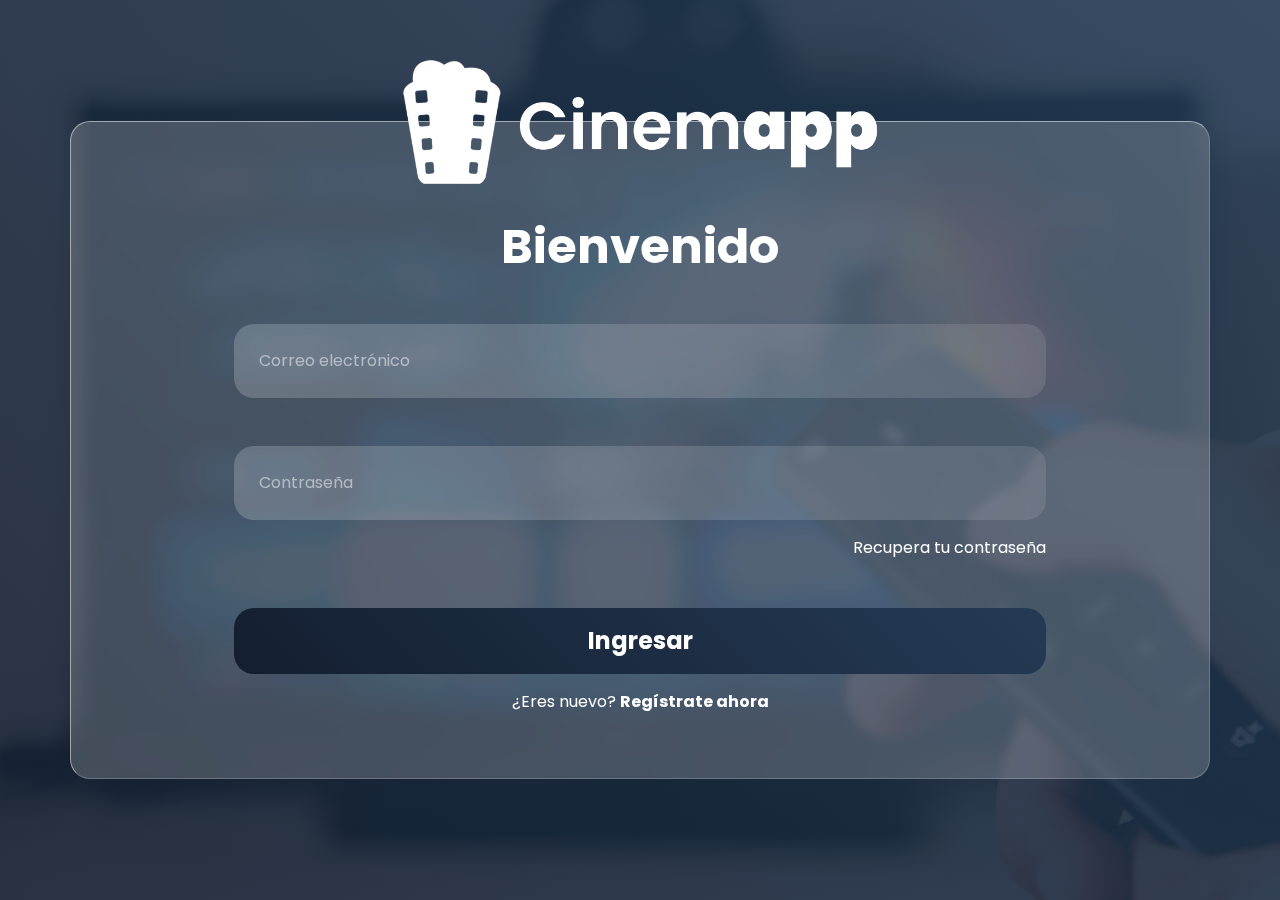
<file: index.html>
<!DOCTYPE html>
<html lang="en">

<head>
    <meta charset="UTF-8">
    <meta http-equiv="X-UA-Compatible" content="IE=edge">
    <meta name="viewport" content="width=device-width, initial-scale=1.0">

    <!-- Icono en pestaña de navegador -->
    <link rel="icon" type="image/png" sizes="32x32" href="./images/Cinemapp icon.png">

    <!-- Conexión a librería de iconos -->
    <link rel="stylesheet" href="https://cdn.jsdelivr.net/npm/bootstrap-icons@1.9.1/font/bootstrap-icons.css">

    <!-- Conexiones a hojas de estilos -->
    <link rel="stylesheet" href="./css/assets/bootstrap.css">
    <link rel="stylesheet" href="./css/styles.css">

    <title>Cinemapp</title>
</head>

<body class="auth-background vh-100 d-flex align-items-center justify-content-center p-4">

    <section class="container form-container d-flex flex-column align-items-center justify-content-center position-relative">

        <div class="auth-logo-box position-absolute">
            <img src="./images/Cinemapp logo.png" alt="Logo Cinemapp" class="auth-logo position-absolute">
        </div>

        <div class="box text-center py-5 px-4 w-75">
            <h1 class="mb-5 my-lg-5">Bienvenido</h1>
            <form action="home.html" id="login-form" autocomplete="off">
                <div class="row inputs mb-5">
                    <input type="email" placeholder="Correo electrónico" required class="mb-5">
                    <input type="password" placeholder="Contraseña" required class="mb-3" minlength="8">
                    <a href="password1.html" class="p-0 text-end text-decoration-none text-white">Recupera tu contraseña</a>
                </div>

                <div class="row submit d-flex flex-column align-items-center justify-content-center">
                    <input type="submit" value="Ingresar" class="mb-3 w-lg-50">
                    <p class="p-0">¿Eres nuevo? <a href="register.html" class="text-decoration-none fw-bold text-white">Regístrate ahora</a></p>
                </div>

            </form>
        </div>
    </section>

    <!-- Conexión a JQuery -->
    <script src="https://cdnjs.cloudflare.com/ajax/libs/jquery/3.6.1/jquery.min.js"
        integrity="sha512-aVKKRRi/Q/YV+4mjoKBsE4x3H+BkegoM/em46NNlCqNTmUYADjBbeNefNxYV7giUp0VxICtqdrbqU7iVaeZNXA=="
        crossorigin="anonymous" referrerpolicy="no-referrer"></script>

</body>

</html>
</file>
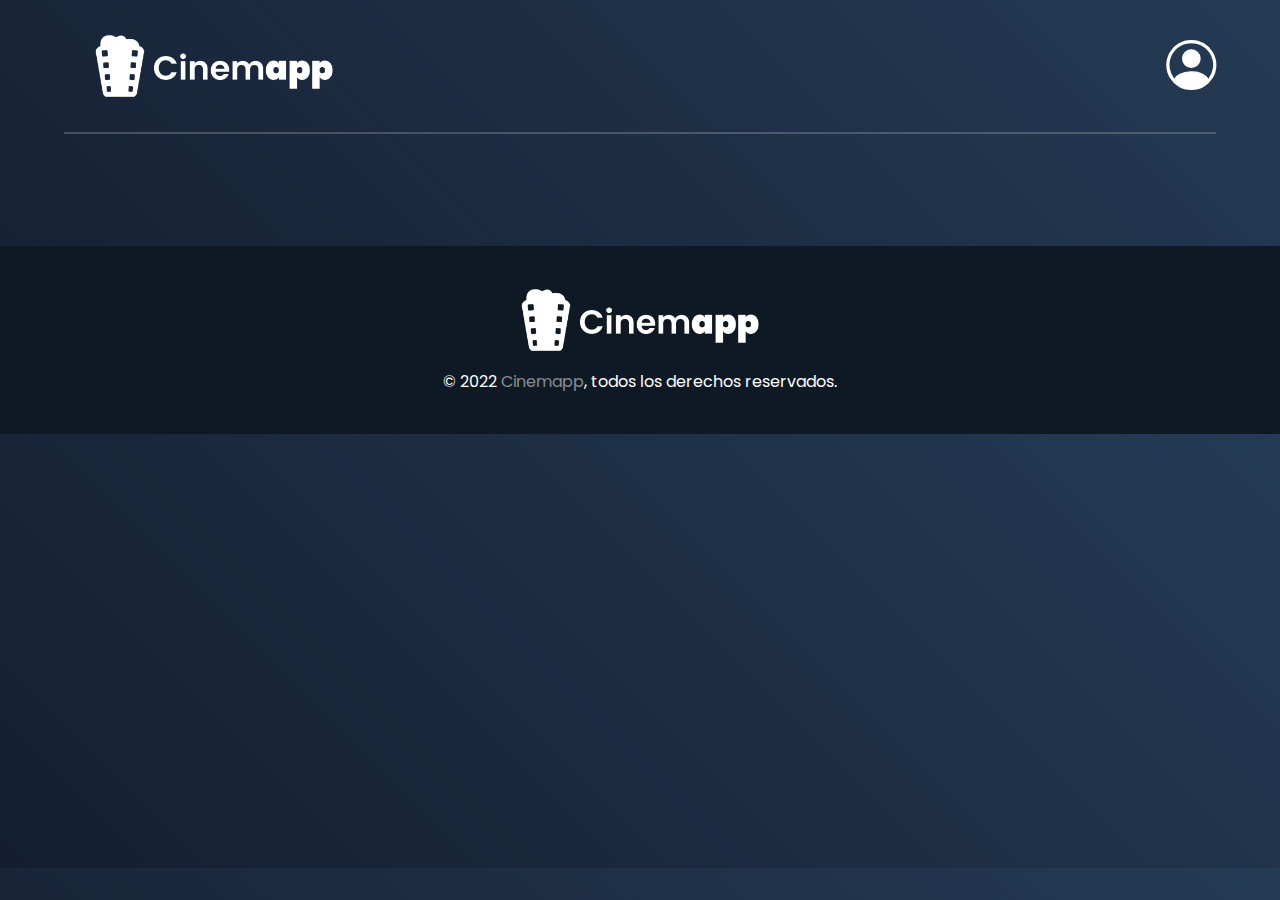
<file: details.html>
<!DOCTYPE html>
<html lang="en">

<head>
    <meta charset="UTF-8">
    <meta http-equiv="X-UA-Compatible" content="IE=edge">
    <meta name="viewport" content="width=device-width, initial-scale=1.0">

    <!-- Icono en pestaña de navegador -->
    <link rel="icon" type="image/png" sizes="32x32" href="./images/Cinemapp icon.png">

    <!-- Conexión a librería de iconos -->
    <link rel="stylesheet" href="https://cdn.jsdelivr.net/npm/bootstrap-icons@1.9.1/font/bootstrap-icons.css">

    <!-- Conexiones necesarias para carousel -->
    <link rel="stylesheet" href="https://cdnjs.cloudflare.com/ajax/libs/OwlCarousel2/2.3.4/assets/owl.carousel.min.css"
        integrity="sha512-tS3S5qG0BlhnQROyJXvNjeEM4UpMXHrQfTGmbQ1gKmelCxlSEBUaxhRBj/EFTzpbP4RVSrpEikbmdJobCvhE3g=="
        crossorigin="anonymous" referrerpolicy="no-referrer" />
    <link rel="stylesheet"
        href="https://cdnjs.cloudflare.com/ajax/libs/OwlCarousel2/2.3.4/assets/owl.theme.default.min.css"
        integrity="sha512-sMXtMNL1zRzolHYKEujM2AqCLUR9F2C4/05cdbxjjLSRvMQIciEPCQZo++nk7go3BtSuK9kfa/s+a4f4i5pLkw=="
        crossorigin="anonymous" referrerpolicy="no-referrer" />

    <!-- Conexiones a hojas de estilos -->
    <link rel="stylesheet" href="./css/assets/bootstrap.css">
    <link rel="stylesheet" href="./css/styles.css">

    <title>Cinemapp</title>
</head>

<body>

    <header>
        <nav class="navbar navbar-expand-lg">
            <div class="container-fluid p-0">
                <a href="home.html"><img src="./images/Cinemapp logo.png" alt="Logo Cinemapp" class="logo"></a>
                <a href="profile.html"><i class="bi bi-person-circle"></i></a>
            </div>
        </nav> <!-- FINALIZA NAVBAR -->
    </header> <!-- FINALIZA HEADER -->

    <main class="my-main">
        <div class="row movie-details gx-5 gy-5" id="movie-details">

        </div>
        <!--<div class="row movie-cast mt-5">
            <div class="col">
                <h1>Reparto</h1>
                <div class="owl-carousel owl-theme mt-3" id="cast-container">

                </div>
            </div>
        </div>-->
        <!--FINALIZA REPARTO -->
    </main> <!-- FINALIZA MAIN -->

    <footer>
        <div class="footer-container d-flex flex-column align-items-center p-4 text-center">
            <a href="home.html"><img src="./images/Cinemapp logo.png" alt="Logo Cinemapp" class="logo"></a>
            <p>© 2022 <a href="https://github.com/oscarale28/cinemapp"
                    class="text-decoration-none text-white-50 link-github">Cinemapp</a>, todos los derechos reservados.
            </p>
        </div>
    </footer> <!-- FINALIZA FOOTER -->


    <!-- Conexión a JQuery -->
    <script src="https://cdnjs.cloudflare.com/ajax/libs/jquery/3.6.1/jquery.min.js"
        integrity="sha512-aVKKRRi/Q/YV+4mjoKBsE4x3H+BkegoM/em46NNlCqNTmUYADjBbeNefNxYV7giUp0VxICtqdrbqU7iVaeZNXA=="
        crossorigin="anonymous" referrerpolicy="no-referrer"></script>

    <!-- Conexión a librería de carousel -->
    <script src="https://cdnjs.cloudflare.com/ajax/libs/OwlCarousel2/2.3.4/owl.carousel.min.js"
        integrity="sha512-bPs7Ae6pVvhOSiIcyUClR7/q2OAsRiovw4vAkX+zJbw3ShAeeqezq50RIIcIURq7Oa20rW2n2q+fyXBNcU9lrw=="
        crossorigin="anonymous" referrerpolicy="no-referrer"></script>
        
    <!-- Script principal -->
    <script src="./js/details.js"></script>

</body>

</html>
</file>
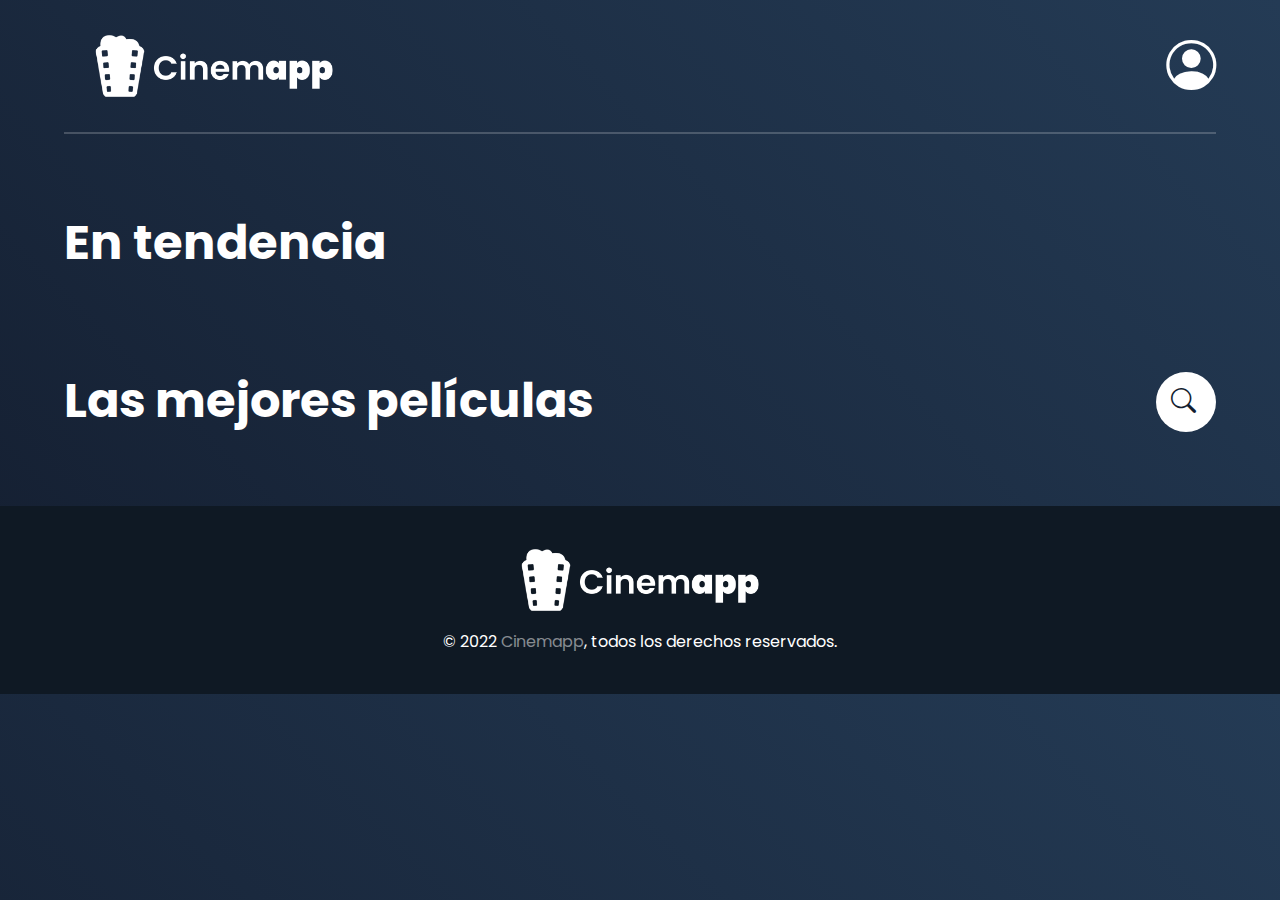
<file: home.html>
<!DOCTYPE html>
<html lang="en">

<head>
    <meta charset="UTF-8">
    <meta http-equiv="X-UA-Compatible" content="IE=edge">
    <meta name="viewport" content="width=device-width, initial-scale=1.0">

    <!-- Icono en pestaña de navegador -->
    <link rel="icon" type="image/png" sizes="32x32" href="./images/Cinemapp icon.png">

    <!-- Conexión a librería de iconos -->
    <link rel="stylesheet" href="https://cdn.jsdelivr.net/npm/bootstrap-icons@1.9.1/font/bootstrap-icons.css">

    <!-- Conexiones necesarias para carousel -->
    <link rel="stylesheet" href="https://cdnjs.cloudflare.com/ajax/libs/OwlCarousel2/2.3.4/assets/owl.carousel.min.css"
        integrity="sha512-tS3S5qG0BlhnQROyJXvNjeEM4UpMXHrQfTGmbQ1gKmelCxlSEBUaxhRBj/EFTzpbP4RVSrpEikbmdJobCvhE3g=="
        crossorigin="anonymous" referrerpolicy="no-referrer" />
    <link rel="stylesheet"
        href="https://cdnjs.cloudflare.com/ajax/libs/OwlCarousel2/2.3.4/assets/owl.theme.default.min.css"
        integrity="sha512-sMXtMNL1zRzolHYKEujM2AqCLUR9F2C4/05cdbxjjLSRvMQIciEPCQZo++nk7go3BtSuK9kfa/s+a4f4i5pLkw=="
        crossorigin="anonymous" referrerpolicy="no-referrer" />

    <!-- Conexiones a hojas de estilos -->
    <link rel="stylesheet" href="./css/assets/bootstrap.css">
    <link rel="stylesheet" href="./css/styles.css">

    <title>Cinemapp</title>
</head>

<body>

    <header>
        <nav class="navbar navbar-expand-lg">
            <div class="container-fluid p-0">
                <a href="home.html"><img src="./images/Cinemapp logo.png" alt="Logo Cinemapp" class="logo"></a>
                <a href="profile.html"><i class="bi bi-person-circle"></i></a>
            </div>
        </nav> <!-- FINALIZA NAVBAR -->
    </header> <!-- FINALIZA HEADER -->

    <main class="my-main">
        <section class="trending">
            <h1>En tendencia</h1>
            <div class="trending-panels-container" id="trending-container">
            </div>
        </section> <!-- FINALIZA SECTION TENDENCIAS -->

        <section class="movies mt-6">

            <div class="grid-header">
                <h1>Las mejores películas</h1>
                <div class="search d-flex align-items-center">
                    <i class="bi bi-search"></i>
                    <form action="" id="search-form" class="mx-3">
                        <input type="text" placeholder="Buscar..." id="search-input" autocomplete="off">
                    </form>
                    <!--Al presionar la X se limpia el input y a la vez se resetea el grid -->
                    <i class="bi bi-x"
                        onclick="document.getElementById('search-input').value=''; printTopMovies();"></i>
                </div>
            </div> <!-- FINALIZA HEADER DE SERIES Y PELÍCULAS -->

            <div class="movies-grid">
                <div class="row gx-5 gy-5" id="top-movies-row">
                </div>
            </div> <!-- FINALIZA GRID DE SERIES Y PELÍCULAS -->

        </section> <!-- FINALIZA SECCIÓN DE SERIES Y PELÍCULAS -->

    </main> <!-- FINALIZA MAIN -->

    <footer>
        <div class="footer-container d-flex flex-column align-items-center p-4 text-center">
            <a href="home.html"><img src="./images/Cinemapp logo.png" alt="Logo Cinemapp" class="logo"></a>
            <p>© 2022 <a href="https://github.com/oscarale28/cinemapp"
                    class="text-decoration-none text-white-50 link-github">Cinemapp</a>, todos los derechos reservados.
            </p>
        </div>
    </footer> <!-- FINALIZA FOOTER -->


    <!-- Conexión a JQuery -->
    <script src="https://cdnjs.cloudflare.com/ajax/libs/jquery/3.6.1/jquery.min.js"
        integrity="sha512-aVKKRRi/Q/YV+4mjoKBsE4x3H+BkegoM/em46NNlCqNTmUYADjBbeNefNxYV7giUp0VxICtqdrbqU7iVaeZNXA=="
        crossorigin="anonymous" referrerpolicy="no-referrer"></script>

    <!-- Conexión a librería de carousel -->
    <script src="https://cdnjs.cloudflare.com/ajax/libs/OwlCarousel2/2.3.4/owl.carousel.min.js"
        integrity="sha512-bPs7Ae6pVvhOSiIcyUClR7/q2OAsRiovw4vAkX+zJbw3ShAeeqezq50RIIcIURq7Oa20rW2n2q+fyXBNcU9lrw=="
        crossorigin="anonymous" referrerpolicy="no-referrer"></script>

    <!-- Script principal -->
    <script src="./js/home.js"></script>

</body>

</html>
</file>
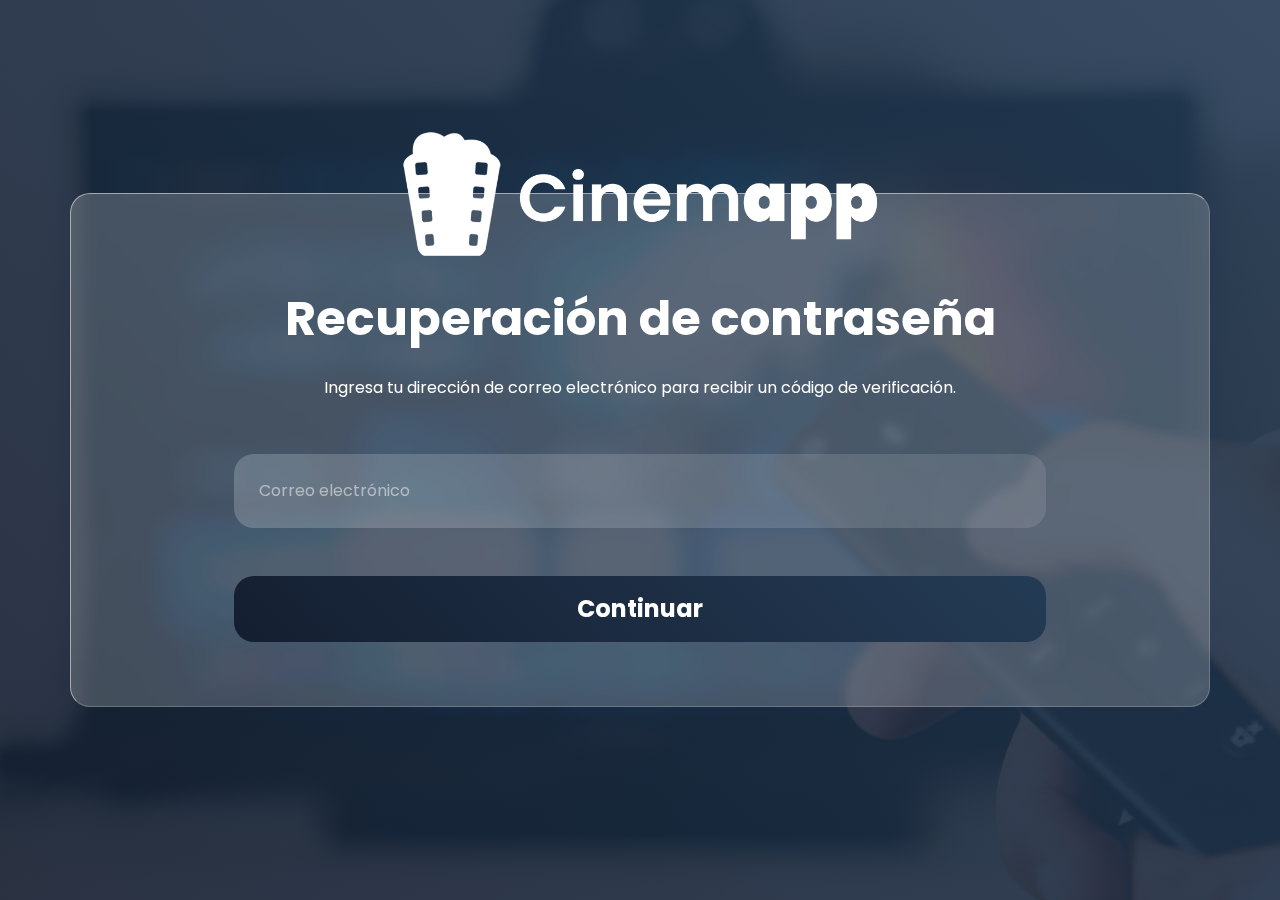
<file: password1.html>
<!DOCTYPE html>
<html lang="en">

<head>
    <meta charset="UTF-8">
    <meta http-equiv="X-UA-Compatible" content="IE=edge">
    <meta name="viewport" content="width=device-width, initial-scale=1.0">

    <!-- Icono en pestaña de navegador -->
    <link rel="icon" type="image/png" sizes="32x32" href="./images/Cinemapp icon.png">

    <!-- Conexión a librería de iconos -->
    <link rel="stylesheet" href="https://cdn.jsdelivr.net/npm/bootstrap-icons@1.9.1/font/bootstrap-icons.css">

    <!-- Conexiones a hojas de estilos -->
    <link rel="stylesheet" href="./css/assets/bootstrap.css">
    <link rel="stylesheet" href="./css/styles.css">

    <title>Cinemapp</title>
</head>

<body class="auth-background vh-100 d-flex align-items-center justify-content-center p-4">

    <section class="container form-container d-flex flex-column align-items-center justify-content-center position-relative">

        <div class="auth-logo-box position-absolute">
            <img src="./images/Cinemapp logo.png" alt="Logo Cinemapp" class="auth-logo position-absolute">
        </div>

        <div class="box text-center py-5 px-4 w-75">
            <h1 class="mb-0 mt-lg-5 box-title">Recuperación de contraseña <br> <span class="fs-6 fw-normal">Ingresa tu dirección de correo electrónico para recibir un código de verificación.</span></h1>
            <form action="password2.html" id="password-form" autocomplete="off">
                <div class="row inputs">
                    <input type="email" placeholder="Correo electrónico" required class="my-5">
                </div>

                <div class="row submit d-flex flex-column align-items-center justify-content-center">
                    <input type="submit" value="Continuar" class="mb-3 w-lg-50">
                </div>

            </form>
        </div>
    </section>

    <!-- Conexión a JQuery -->
    <script src="https://cdnjs.cloudflare.com/ajax/libs/jquery/3.6.1/jquery.min.js"
        integrity="sha512-aVKKRRi/Q/YV+4mjoKBsE4x3H+BkegoM/em46NNlCqNTmUYADjBbeNefNxYV7giUp0VxICtqdrbqU7iVaeZNXA=="
        crossorigin="anonymous" referrerpolicy="no-referrer"></script>

</body>

</html>
</file>
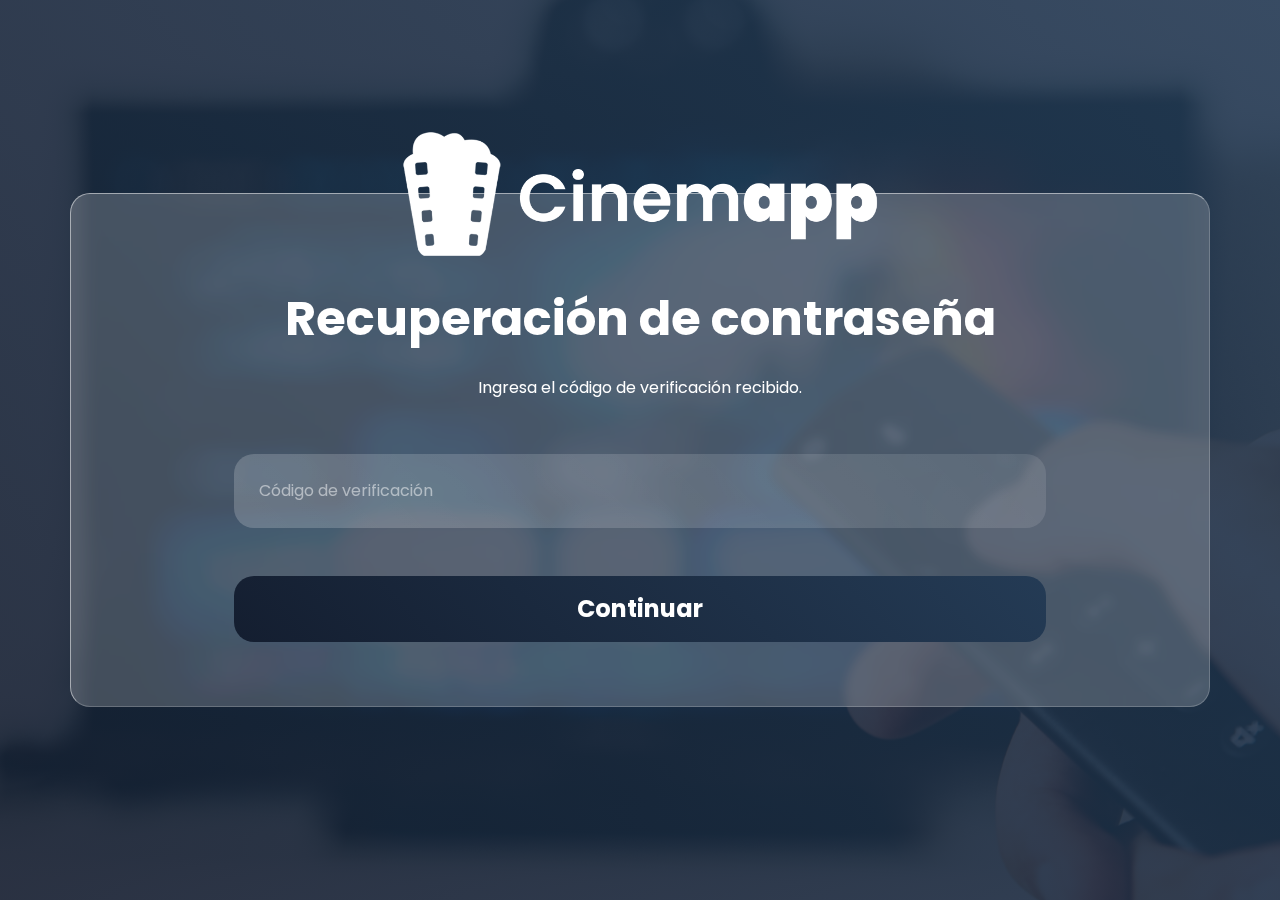
<file: password2.html>
<!DOCTYPE html>
<html lang="en">

<head>
    <meta charset="UTF-8">
    <meta http-equiv="X-UA-Compatible" content="IE=edge">
    <meta name="viewport" content="width=device-width, initial-scale=1.0">

    <!-- Icono en pestaña de navegador -->
    <link rel="icon" type="image/png" sizes="32x32" href="./images/Cinemapp icon.png">

    <!-- Conexión a librería de iconos -->
    <link rel="stylesheet" href="https://cdn.jsdelivr.net/npm/bootstrap-icons@1.9.1/font/bootstrap-icons.css">

    <!-- Conexiones a hojas de estilos -->
    <link rel="stylesheet" href="./css/assets/bootstrap.css">
    <link rel="stylesheet" href="./css/styles.css">

    <title>Cinemapp</title>
</head>

<body class="auth-background vh-100 d-flex align-items-center justify-content-center p-4">

    <section class="container form-container d-flex flex-column align-items-center justify-content-center position-relative">

        <div class="auth-logo-box position-absolute">
            <img src="./images/Cinemapp logo.png" alt="Logo Cinemapp" class="auth-logo position-absolute">
        </div>

        <div class="box text-center py-5 px-4 w-75">
            <h1 class="mb-0 mt-lg-5 box-title">Recuperación de contraseña <br> <span class="fs-6 fw-normal">Ingresa el código de verificación recibido.</span></h1>
            <form action="password3.html" id="password-form" autocomplete="off">
                <div class="row inputs">
                    <input type="number" placeholder="Código de verificación" required class="my-5">
                </div>

                <div class="row submit d-flex flex-column align-items-center justify-content-center">
                    <input type="submit" value="Continuar" class="mb-3 w-lg-50">
                </div>

            </form>
        </div>
    </section>

    <!-- Conexión a JQuery -->
    <script src="https://cdnjs.cloudflare.com/ajax/libs/jquery/3.6.1/jquery.min.js"
        integrity="sha512-aVKKRRi/Q/YV+4mjoKBsE4x3H+BkegoM/em46NNlCqNTmUYADjBbeNefNxYV7giUp0VxICtqdrbqU7iVaeZNXA=="
        crossorigin="anonymous" referrerpolicy="no-referrer"></script>

</body>

</html>
</file>
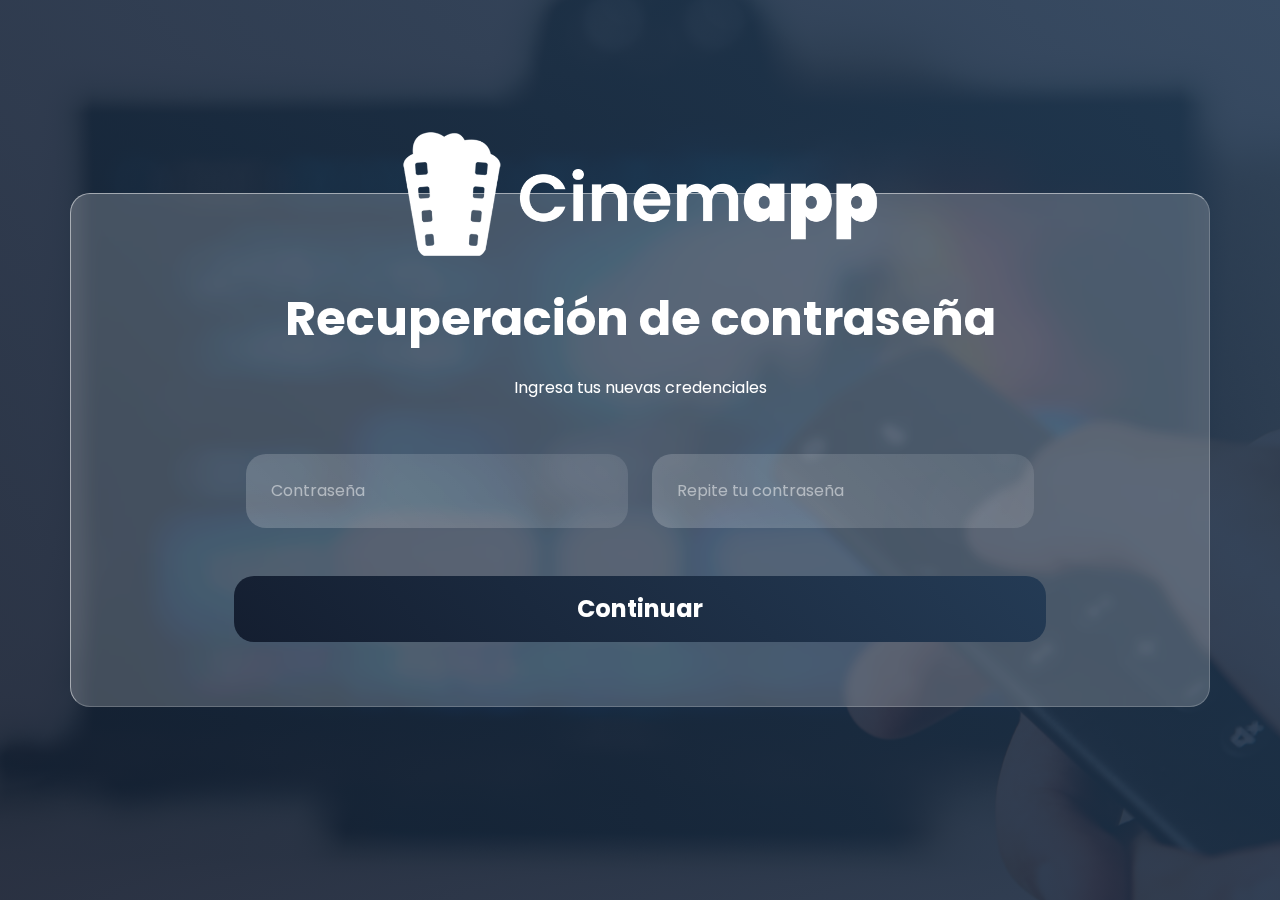
<file: password3.html>
<!DOCTYPE html>
<html lang="en">

<head>
    <meta charset="UTF-8">
    <meta http-equiv="X-UA-Compatible" content="IE=edge">
    <meta name="viewport" content="width=device-width, initial-scale=1.0">

    <!-- Icono en pestaña de navegador -->
    <link rel="icon" type="image/png" sizes="32x32" href="./images/Cinemapp icon.png">

    <!-- Conexión a librería de iconos -->
    <link rel="stylesheet" href="https://cdn.jsdelivr.net/npm/bootstrap-icons@1.9.1/font/bootstrap-icons.css">

    <!-- Conexiones a hojas de estilos -->
    <link rel="stylesheet" href="./css/assets/bootstrap.css">
    <link rel="stylesheet" href="./css/styles.css">

    <title>Cinemapp</title>
</head>

<body class="auth-background vh-100 d-flex align-items-center justify-content-center p-4">

    <section
        class="container form-container d-flex flex-column align-items-center justify-content-center position-relative">

        <div class="auth-logo-box position-absolute">
            <img src="./images/Cinemapp logo.png" alt="Logo Cinemapp" class="auth-logo position-absolute">
        </div>

        <div class="box text-center py-5 px-4 w-75">

            <h1 class="my-lg-5 box-title">Recuperación de contraseña <br> <span class="fs-6 fw-normal">Ingresa tus
                    nuevas credenciales</span></h1>

            <form action="index.html" id="password-form" autocomplete="off">

                <div class="row inputs">
                    <div class="col-lg-6">
                        <input type="password" placeholder="Contraseña" required class="w-100 mb-5" minlength="8" id="password1">
                    </div>
                    <div class="col-lg-6">
                        <input type="password" placeholder="Repite tu contraseña" required class="w-100 mb-5"
                            minlength="8" oninput="check(this)">
                    </div>
                </div>

                <div class="row submit d-flex flex-column align-items-center justify-content-center">
                    <input type="submit" value="Continuar" class="mb-3 w-lg-50">
                </div>
            </form>
        </div>
    </section>

    <!-- Conexión a JQuery -->
    <script src="https://cdnjs.cloudflare.com/ajax/libs/jquery/3.6.1/jquery.min.js"
        integrity="sha512-aVKKRRi/Q/YV+4mjoKBsE4x3H+BkegoM/em46NNlCqNTmUYADjBbeNefNxYV7giUp0VxICtqdrbqU7iVaeZNXA=="
        crossorigin="anonymous" referrerpolicy="no-referrer"></script>

    <script language='javascript' type='text/javascript'>
        function check(input) {
            if (input.value != document.getElementById('password1').value) {
                input.setCustomValidity('Las contraseñas no coinciden.');
            } else {
                // input is valid -- reset the error message
                input.setCustomValidity('');
            }
        }
    </script>

</body>

</html>
</file>
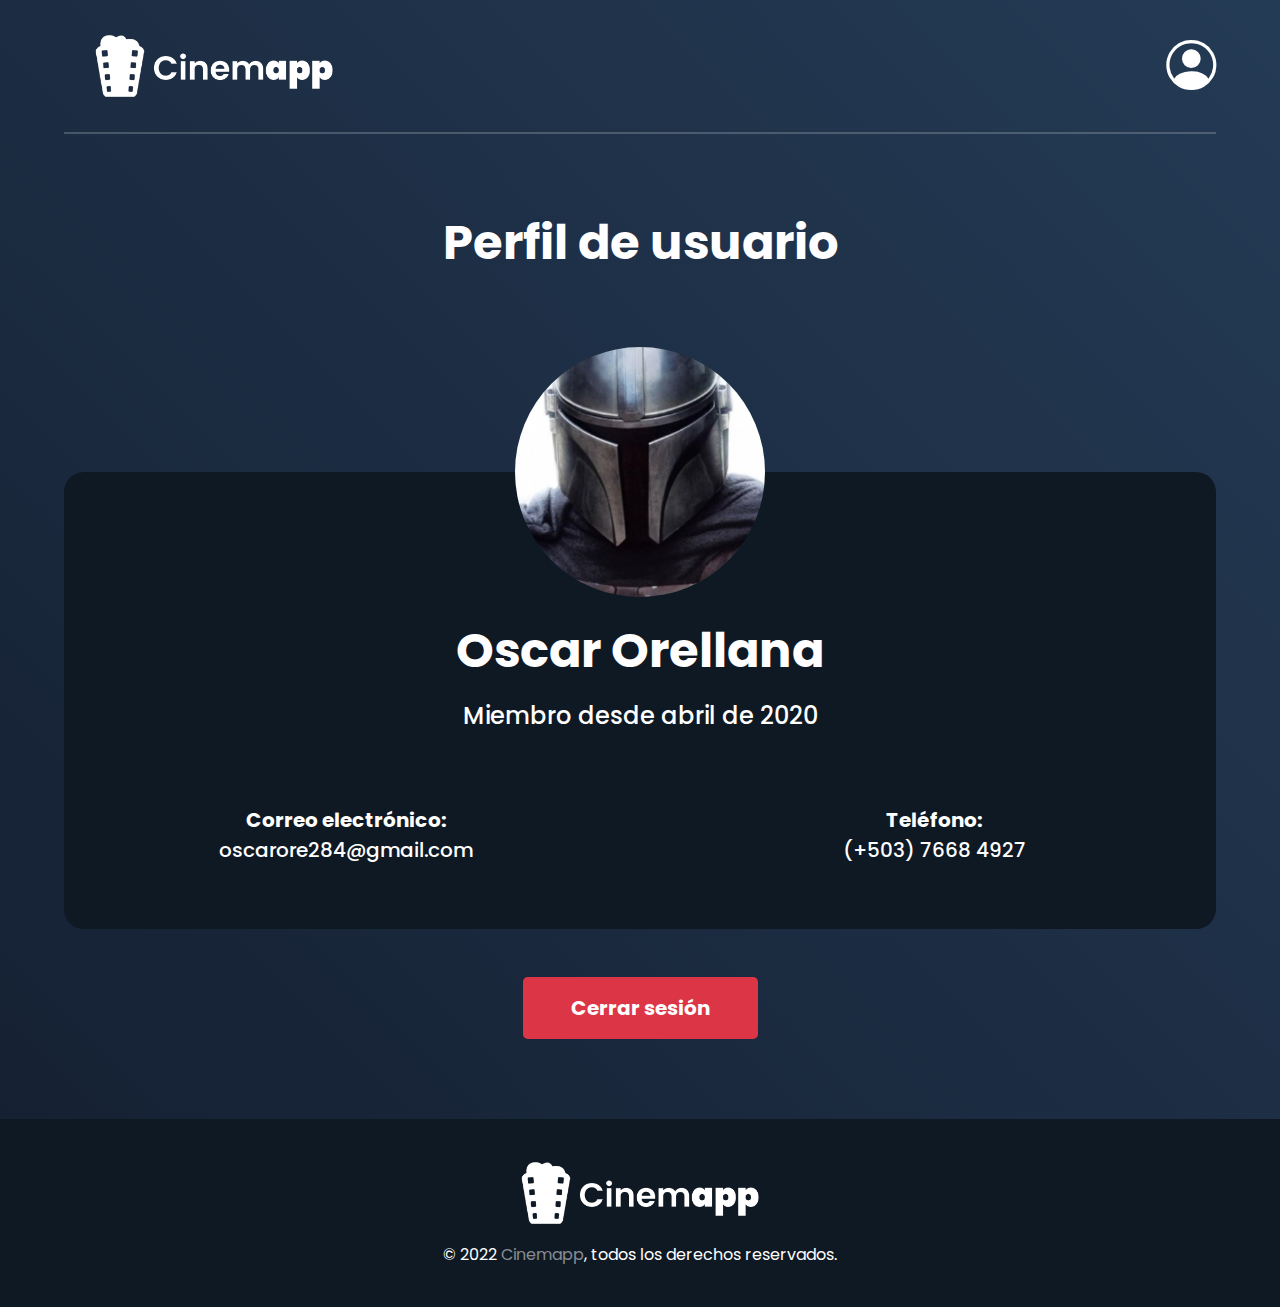
<file: profile.html>
<!DOCTYPE html>
<html lang="en">

<head>
    <meta charset="UTF-8">
    <meta http-equiv="X-UA-Compatible" content="IE=edge">
    <meta name="viewport" content="width=device-width, initial-scale=1.0">

    <!-- Icono en pestaña de navegador -->
    <link rel="icon" type="image/png" sizes="32x32" href="./images/Cinemapp icon.png">

    <!-- Conexión a librería de iconos -->
    <link rel="stylesheet" href="https://cdn.jsdelivr.net/npm/bootstrap-icons@1.9.1/font/bootstrap-icons.css">

    <!-- Conexiones a hojas de estilos -->
    <link rel="stylesheet" href="./css/assets/bootstrap.css">
    <link rel="stylesheet" href="./css/styles.css">

    <title>Cinemapp</title>
</head>

<body>

    <header>
        <nav class="navbar navbar-expand-lg">
            <div class="container-fluid p-0">
                <a href="home.html"><img src="./images/Cinemapp logo.png" alt="Logo Cinemapp" class="logo"></a>
                <a href="profile.html"><i class="bi bi-person-circle"></i></a>
            </div>
        </nav> <!-- FINALIZA NAVBAR -->
    </header> <!-- FINALIZA HEADER -->

    <main class="my-main">
        <h1 class="text-center">Perfil de usuario</h1>

        <section class="user-info pb-5 text-center position-relative">

            <div class="user-pic-box position-absolute start-50 top-0 translate-middle">
                <img src="./images/mando.jpg" alt="foto-usuario" class="user-pic position-absolute top-0 start-0 rounded-circle">
            </div>

            <div class="user-details d-flex flex-column justify-content-center pt-lg-6 ">

                <h1>Oscar Orellana <br> <span class="member">Miembro desde abril de 2020</span></h2>
                <div class="row mt-5">
                    <div class="col-lg-6">
                        <p class="mail fs-5">Correo electrónico: <br> <span>oscarore284@gmail.com</span></p>
                    </div>
                    <div class="col-lg-6">
                        <p class="phone fs-5">Teléfono: <br> <span>(+503) 7668 4927</span></p>
                    </div>

                </div> <!-- FINALIZAN MAIL Y TELÉFONO -->
            </div>
        </section> <!-- FINALIZA SECTION DE INFO USUARIO -->

        <div class="logout d-flex justify-content-center align-content-center mt-5">
            <a href="index.html"><button class="logout-btn py-3 px-5 border-0 text-white rounded-3 fw-bold fs-5">Cerrar sesión</button></a>
        </div> <!-- FINALIZA BOTÓN LOGOUT -->

    </main> <!-- FINALIZA MAIN -->

    <footer>
        <div class="footer-container d-flex flex-column align-items-center p-4 text-center">
            <a href="home.html"><img src="./images/Cinemapp logo.png" alt="Logo Cinemapp" class="logo"></a>
            <p>© 2022 <a href="https://github.com/oscarale28/cinemapp" class="text-decoration-none text-white-50 link-github">Cinemapp</a>, todos los derechos reservados.</p>
        </div>
    </footer> <!-- FINALIZA FOOTER -->


    <!-- Conexión a JQuery -->
    <script src="https://cdnjs.cloudflare.com/ajax/libs/jquery/3.6.1/jquery.min.js"
        integrity="sha512-aVKKRRi/Q/YV+4mjoKBsE4x3H+BkegoM/em46NNlCqNTmUYADjBbeNefNxYV7giUp0VxICtqdrbqU7iVaeZNXA=="
        crossorigin="anonymous" referrerpolicy="no-referrer"></script>

</body>

</html>
</file>
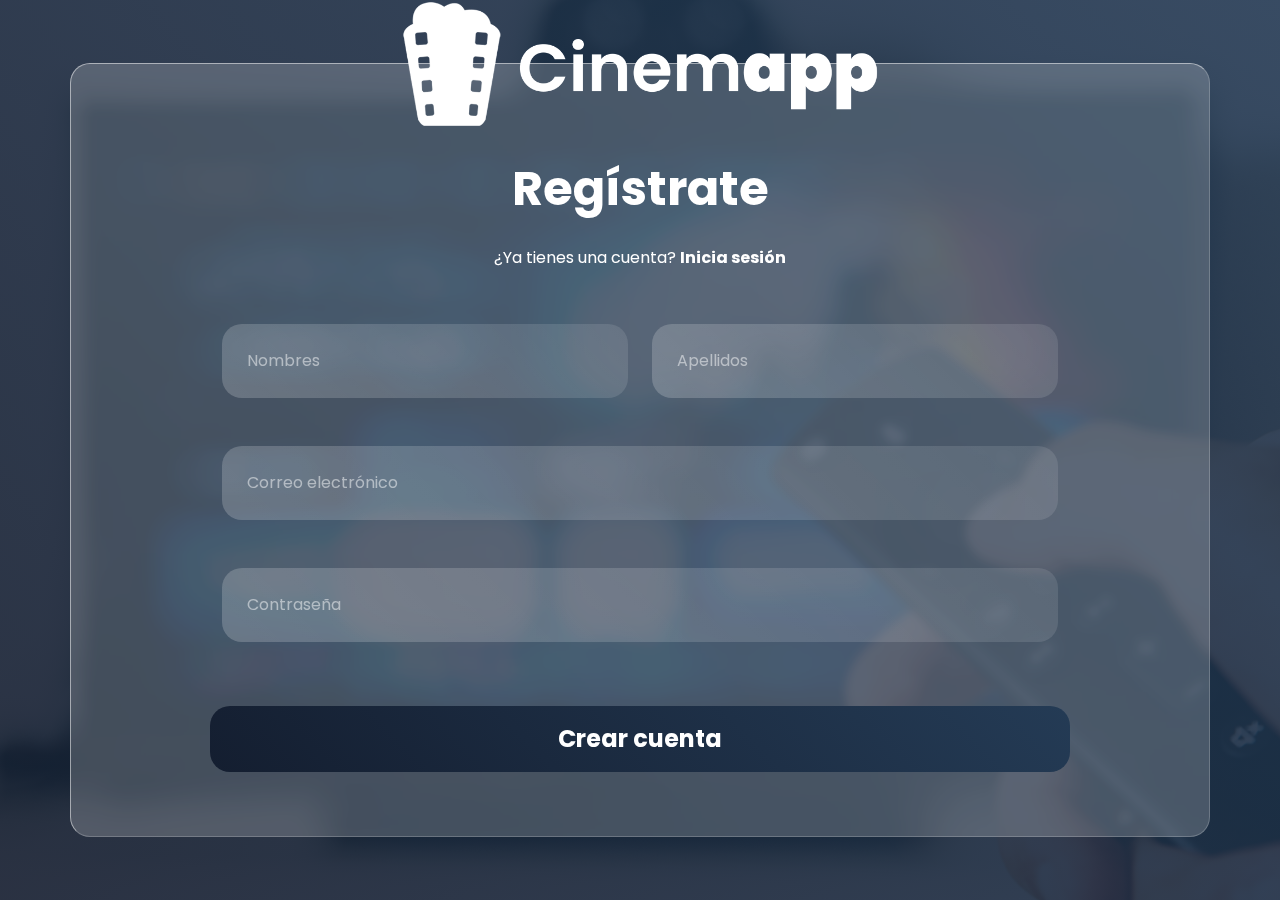
<file: register.html>
<!DOCTYPE html>
<html lang="en">

<head>
    <meta charset="UTF-8">
    <meta http-equiv="X-UA-Compatible" content="IE=edge">
    <meta name="viewport" content="width=device-width, initial-scale=1.0">

    <!-- Icono en pestaña de navegador -->
    <link rel="icon" type="image/png" sizes="32x32" href="./images/Cinemapp icon.png">

    <!-- Conexión a librería de iconos -->
    <link rel="stylesheet" href="https://cdn.jsdelivr.net/npm/bootstrap-icons@1.9.1/font/bootstrap-icons.css">

    <!-- Conexiones a hojas de estilos -->
    <link rel="stylesheet" href="./css/assets/bootstrap.css">
    <link rel="stylesheet" href="./css/styles.css">

    <title>Cinemapp</title>
</head>

<body class="auth-background d-flex justify-content-center align-items-center vh-100 p-4">

    <section class="container form-container d-flex  flex-column align-items-center justify-content-center position-relative">

        <div class="auth-logo-box position-absolute">
            <img src="./images/Cinemapp logo.png" alt="Logo Cinemapp" class="auth-logo position-absolute">
        </div>

        <div class="box text-center py-5 w-75">
            <h1 class="my-lg-5 box-title">Regístrate <br> <span class="fs-6 fw-normal">¿Ya tienes una cuenta? <a
                        href="index.html" class="text-decoration-none fw-bold text-white">Inicia sesión</a></span></h1>

            <form action="index.html" id="register-form" autocomplete="off">

                <div class="row inputs">
                    <div class="col-lg-6">
                        <input type="text" placeholder="Nombres" required class="w-100 mb-5">
                    </div>
                    <div class="col-lg-6">
                        <input type="text" placeholder="Apellidos" required class="w-100 mb-5">
                    </div>
                </div>

                <div class="row inputs mb-5">
                    <div class="col-12">
                        <input type="email" placeholder="Correo electrónico" required class="mb-5 w-100">
                    </div>
                    <div class="col-12">
                        <input type="password" placeholder="Contraseña" required class="mb-3 w-100">
                    </div>
                </div>

                <div class="row submit d-flex flex-column align-items-center justify-content-center">
                    <input type="submit" value="Crear cuenta" class="mb-3 w-lg-50">
                </div>

            </form>
        </div>
    </section>

    <!-- Conexión a JQuery -->
    <script src="https://cdnjs.cloudflare.com/ajax/libs/jquery/3.6.1/jquery.min.js"
        integrity="sha512-aVKKRRi/Q/YV+4mjoKBsE4x3H+BkegoM/em46NNlCqNTmUYADjBbeNefNxYV7giUp0VxICtqdrbqU7iVaeZNXA=="
        crossorigin="anonymous" referrerpolicy="no-referrer"></script>

</body>

</html>
</file>
<file: css/styles.css>
/* CSS GLOBAL */

@import url('https://fonts.googleapis.com/css2?family=Poppins:wght@300;400;700;800;900&display=swap');

* {
    box-sizing: border-box;
    padding: 0;
    margin: 0;
}

:root {
    --blanco: #ffffff;
    --azul-main: #141E30;
    --azul-second: #243B55;
    --azul-dark: #0F1924;
    --azul-main-trans: rgba(20, 30, 48, 0.9);
    --azul-second-trans: rgba(36, 59, 85, 0.9);
}

body {
    font-family: 'Poppins', sans-serif;
    background: linear-gradient(45deg, var(--azul-main) 0%, var(--azul-second) 100%);
    color: white;
}

header,
main {
    max-width: 90% !important;
    margin: 0 auto;
}

.navbar i {
    font-size: 1.875rem;
    color: white;
}

.logo {
    width: 15.625rem;
}

footer {
    background-color: var(--azul-dark);
}

/* FINALIZA CSS GLOBAL */

/* --------------------------------------------------- INICIO --------------------------------------------------- */

/* SECCIÓN TENDENCIAS */

.trending-panels-container {
    display: flex;
    flex-direction: column;
}

.panel-trends {
    background-size: 100%;
    background-position: top;
    color: var(--blanco);
    cursor: pointer;
    background-repeat: no-repeat;
    border-radius: 1.25rem;
    height: 12.5rem;
    margin-bottom: 2.5rem;
    position: relative;
    overflow: hidden;
}

.panel-trends img {
    width: 100%;
    height: 100%;
    overflow: hidden;
    position: center;
    object-fit: cover;
}

.panel-trends p {
    font-size: 1.5rem;
    position: absolute;
    bottom: 1.25rem;
    left: 1.25rem;
    margin: 0;
    opacity: 0;
    text-shadow: 0px 0px 1px #000;
}

.panel-trends.active p {
    z-index: 1;
    opacity: 1;
    transition: opacity 0.3s ease-in 0.4s;
}

.panel-trends:last-child {
    margin: 0rem;
}

.panel-trends:nth-of-type(4),
.panel-trends:nth-of-type(5) {
    display: none;
}


/* FINALIZA SECCIÓN TENDENCIAS */

/* SECCIÓN SERIES Y PELÍCULAS */

.search {
    width: 100%;
    height: 3.75rem;
    background: var(--blanco);
    border-radius: 3.75rem;
    padding: .9375rem;
    color: var(--azul-main);
}

.search i {
    font-size: 1.5625rem;
}

#search-form {
    width: 90%;
}

#search-form input {
    width: 100%;
    border: none;
    outline: none;
    font-size: 1.125rem;
}

.movies-grid {
    margin-top: 2.5rem;
}

.movie-card {
    border-radius: 1.25rem;
    position: relative;
    overflow: hidden;
    transition: all 0.3s ease-in;
}

.movie-card img {
    width: 100%;
    height: 37.5rem;
    overflow: hidden;
    position: relative;
    object-fit: cover;
}

.movie-card .movie-info {
    background: rgba(255, 255, 255, 0.9);
    position: absolute;
    left: 0;
    right: 0;
    bottom: 0;
    max-height: 100%;
    transform: translateY(125%);
    transition: transform 0.3s ease-in;
}

.movie-card:hover {
    box-shadow: 0px 0px 100px 0px rgba(255, 255, 255, 0.1);
}

.movie-card:hover .movie-info {
    transform: translateY(0);
}

.movie-info .genres {
    color: rgba(36, 59, 85, 0.8);
    font-weight: 500;
}

.movie-info .title {
    color: var(--azul-main);
    font-weight: 700;
}

.movie-info .movie-rating-badge {
    background-color: var(--azul-main);
}

.movie-info .movie-rating {
    font-size: 1.375rem;
    font-weight: 700;
}

/* FINALIZA SECCIÓN SERIES Y PELÍCULAS */

/* --------------------------------------------------- DETALLES DE PELÍCULA --------------------------------------------------- */

.movie-cast .item {
    background: url(../images/rock.jpg);
    background-size: 100% !important;  
    background-position: center !important;
    background-repeat: no-repeat !important;
    width: 100%;
    height: 25rem;
    margin-right: 6.25rem !important;
    position: relative;
    border-radius: 1.25rem;
}

.movie-cast .item h4 {
    position: absolute;
    bottom: 1.25rem;
    left: 1.25rem;
    margin: 0;
}

/* --------------------------------------------------- PERFIL DE USUARIO --------------------------------------------------- */

.user-info {
    background-color: var(--azul-dark);
    border-radius: 1.25rem;
    margin-top: 12.5rem;
}

.user-pic-box {
    width: 15.625rem;
    height: 15.625rem;
}

.user-pic-box img {
    width: 100%;
    height: 100%;
    object-fit: cover;
}

.member {
    font-weight: 500;
    font-size: 1.5rem;
}

.phone,
.mail {
    font-weight: 700;
}

.phone span,
.mail span {
    font-weight: 500;
}

.logout-btn {
    background: #DC3545;
    transition: all 0.3s ease-in-out;
}

.logout-btn:hover {
    background-color: #831b25;
}

/* --------------------------------------------------- FORMULARIOS AUTENTICACIÓN --------------------------------------------------- */

.auth-background {
    background: linear-gradient(45deg, var(--azul-main-trans) 0%, var(--azul-second-trans) 100%), url(../images/auth-bg.jpg);
    background-size: cover;
    background-repeat: no-repeat;
    background-attachment: fixed;
}

.auth-logo-box {
    display: none;
}

.form-container {
    background: rgba(255, 255, 255, 0.2);
    backdrop-filter: blur(.3125rem);
    border: 1px solid rgba(255, 255, 255, 0.5);
    border-right: 1px solid rgba(255, 255, 255, 0.2);
    border-bottom: 1px solid rgba(255, 255, 255, 0.2);
    border-radius: 1.25rem;
    color: var(--blanco);
}

.inputs input {
    padding: 1.5625rem;
    border-radius: 1.25rem;
    border: none;
    outline: none;
    background: linear-gradient(45deg, rgba(255, 255, 255, 0.2) 0%, rgba(255, 255, 255, 0.1) 100%);
    color: white;
}

.inputs input::placeholder {
    color: rgba(255, 255, 255, 0.5);
}

.submit input {
    padding: .9375rem;
    border-radius: 1.25rem;
    background: linear-gradient(45deg, var(--azul-main) 0%, var(--azul-second) 100%);
    color: var(--blanco);
    font-weight: 700;
    font-size: 1.5rem;
    border: 0;
    outline: 0;
}

input::-webkit-outer-spin-button,
input::-webkit-inner-spin-button {
    -webkit-appearance: none;
    margin: 0;
}

/* MQ para adaptar contenido a Desktop */
@media (min-width: 992px) {

    .navbar i {
        font-size: 3.125rem;
    }

    .logo {
        width: 18.75rem;
    }

    .trending-panels-container {
        display: flex;
        flex-direction: row;
    }

    .panel-trends {
        background-size: auto 110%;
        height: 33.75rem;
        flex: 0.5;
        margin-right: 3.75rem;
        transition: flex 0.7s ease-in;
        -webkit-transition: all 700ms ease-in;
    }

    .panel-trends.active {
        flex: 3;
    }

    .panel-trends:nth-of-type(4),
    .panel-trends:nth-of-type(5) {
        display: block;
    }

    .grid-header {
        display: flex;
        justify-content: space-between;
    }

    .search {
        position: relative;
        width: 3.75rem;
        height: 3.75rem;
        background: var(--blanco);
        border-radius: 3.75rem;
        transition: 0.5s;
        overflow: hidden;
    }

    .search i {
        cursor: pointer;
    }

    .search.active {
        width: 31.25rem;
    }

    .movies-grid {
        margin-top: 1.5625rem;
    }

    .auth-logo-box {
        display: block;
        width: 37.5rem;
        top: -100px;
    }

    .auth-logo {
        width: 100%;
    }
}
</file>
